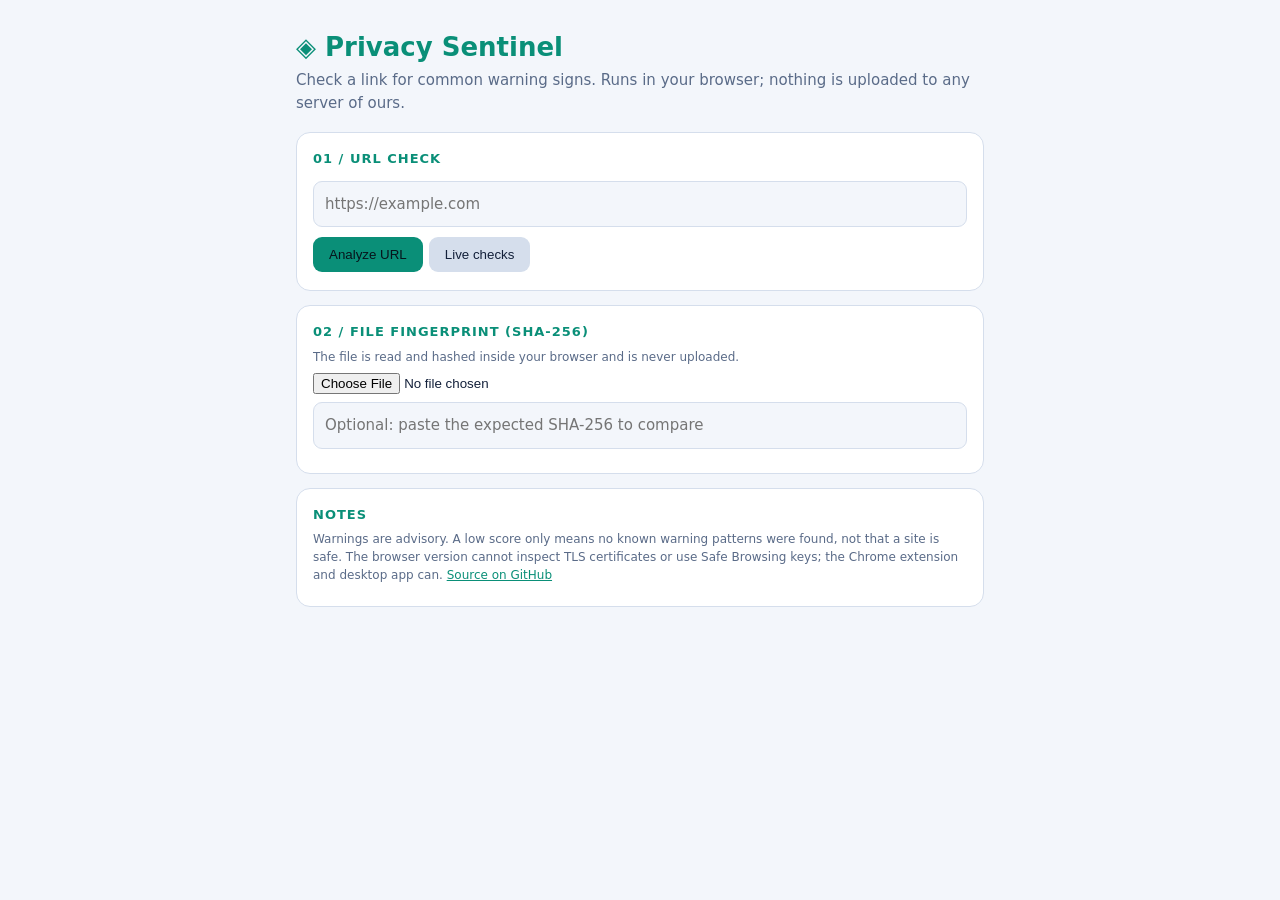
<file: docs/index.html>
<!doctype html>
<html lang="en">
<head>
<meta charset="utf-8">
<meta name="viewport" content="width=device-width,initial-scale=1">
<title>Privacy Sentinel</title>
<meta name="description" content="Check a link for common warning signs. Runs in your browser; nothing is uploaded.">
<style>
:root{--bg:#0b1120;--card:#141e30;--line:#293750;--text:#eef4ff;--muted:#9eafc9;--teal:#51e3c2;--red:#ff6577;--amber:#ffc66d;--field:#0b1120}
@media(prefers-color-scheme:light){:root{--bg:#f3f6fb;--card:#fff;--line:#d5deec;--text:#13203a;--muted:#5a6b88;--teal:#0a8f78;--red:#c62839;--amber:#a86a00;--field:#f3f6fb}}
*{box-sizing:border-box}body{margin:0;background:var(--bg);color:var(--text);font:15px/1.5 "Segoe UI",system-ui,sans-serif}
main{max-width:720px;margin:0 auto;padding:20px 16px 40px}h1{margin:8px 0 2px;font-size:26px;color:var(--teal)}
.sub{color:var(--muted);margin:0 0 18px}section{background:var(--card);border:1px solid var(--line);border-radius:14px;padding:16px;margin-bottom:14px}
h2{margin:0 0 4px;font-size:13px;letter-spacing:1px;color:var(--teal)}p.note{font-size:12px;color:var(--muted);margin:6px 0}
input[type=text]{width:100%;padding:11px;border-radius:9px;border:1px solid var(--line);background:var(--field);color:var(--text);font:inherit;margin:8px 0}
button{padding:10px 16px;border:0;border-radius:9px;background:var(--teal);color:#07141b;font:700 14px inherit;cursor:pointer;margin:2px 6px 2px 0}
button.alt{background:var(--line);color:var(--text)}button:disabled{opacity:.6}
.level{font-weight:800;font-size:18px}.HIGH,.bad{color:var(--red)}.REVIEW,.warn{color:var(--amber)}.LOW,.ok{color:var(--teal)}.INVALID{color:var(--muted)}
ul{margin:8px 0 0;padding-left:20px}li{margin:4px 0;overflow-wrap:anywhere}code{overflow-wrap:anywhere;font-size:13px}
.kv{display:flex;justify-content:space-between;gap:12px;font-size:14px;border-top:1px solid var(--line);padding:5px 0}.kv span:last-child{text-align:right;overflow-wrap:anywhere}
</style>
</head>
<body>
<main>
<h1>◈ Privacy Sentinel</h1>
<p class="sub">Check a link for common warning signs. Runs in your browser; nothing is uploaded to any server of ours.</p>

<section>
<h2>01 / URL CHECK</h2>
<input id="url" type="text" placeholder="https://example.com" autocomplete="off" spellcheck="false">
<button id="analyze">Analyze URL</button><button id="live" class="alt">Live checks</button>
<p class="note" id="livenote" hidden>Live checks send this site's <b>hostname only</b> (no path or query) to Cloudflare DNS (cloudflare-dns.com) and rdap.org. They never contact the site itself. Click again to confirm.</p>
<div id="result"></div><div id="liveresult"></div>
</section>

<section>
<h2>02 / FILE FINGERPRINT (SHA-256)</h2>
<p class="note">The file is read and hashed inside your browser and is never uploaded.</p>
<input id="file" type="file">
<input id="expected" type="text" placeholder="Optional: paste the expected SHA-256 to compare" autocomplete="off" spellcheck="false">
<div id="hash"></div>
</section>

<section><h2>NOTES</h2>
<p class="note">Warnings are advisory. A low score only means no known warning patterns were found, not that a site is safe. The browser version cannot inspect TLS certificates or use Safe Browsing keys; the Chrome extension and desktop app can.
<a style="color:var(--teal)" href="https://github.com/chinthand18-creator/PrivacySentinel">Source on GitHub</a></p></section>
</main>
<script src="engine.js"></script>
<script>
"use strict";
const $ = (id) => document.getElementById(id);
const el = (tag, cls, text) => { const n = document.createElement(tag); if (cls) n.className = cls; if (text !== undefined) n.textContent = text; return n; };
const kv = (k, v) => { const r = el("div", "kv"); r.append(el("span", null, k), el("span", null, v)); return r; };

function showAnalysis() {
  const r = SentinelEngine.analyzeUrl($("url").value), box = $("result");
  box.replaceChildren();
  const head = el("div", "level " + r.level, r.level === "INVALID" ? "INVALID" : `${r.level} — ${r.score}/100`);
  const list = el("ul"); r.findings.forEach((f) => list.append(el("li", null, f)));
  box.append(head, list);
  if (r.hostname) box.append(kv("Hostname", r.hostname), kv("Protocol", r.scheme.toUpperCase()));
  $("liveresult").replaceChildren(); resetLive();
  return r;
}

let armed = false;
function resetLive() { armed = false; $("livenote").hidden = true; $("live").textContent = "Live checks"; }

async function getJson(url, headers) {
  const ctl = new AbortController(), t = setTimeout(() => ctl.abort(), 8000);
  try {
    const res = await fetch(url, { headers, signal: ctl.signal });
    if (!res.ok) throw new Error("HTTP " + res.status);
    return await res.json();
  } finally { clearTimeout(t); }
}

async function dns(host) {
  const out = [];
  for (const [type, code] of [["A", 1], ["AAAA", 28]]) {
    const data = await getJson(`https://cloudflare-dns.com/dns-query?name=${encodeURIComponent(host)}&type=${type}`, { accept: "application/dns-json" });
    (data.Answer || []).filter((a) => a.type === code).forEach((a) => out.push(a.data));
  }
  return out;
}

async function rdap(host) {
  const labels = host.split(".");
  for (let i = 0; i <= labels.length - 2 && i < 3; i++) {       // try parent domains if a subdomain 404s
    try { return await getJson("https://rdap.org/domain/" + encodeURIComponent(labels.slice(i).join(".")), { accept: "application/rdap+json" }); }
    catch (e) { if (!/404/.test(e.message)) throw e; }
  }
  throw new Error("No registration record found");
}

async function runLive() {
  const r = SentinelEngine.analyzeUrl($("url").value), box = $("liveresult");
  box.replaceChildren();
  if (r.level === "INVALID") { box.append(el("p", "note", "Enter a valid URL first.")); return; }
  const host = r.hostname, isIp = /^[\d.]+$/.test(host) || host.startsWith("[");
  box.append(el("p", "note", "Running live checks…"));
  const signals = [], rows = [];
  try {
    const ips = await dns(host);
    ips.forEach((ip) => { const pub = SentinelEngine.isPublicIp(ip); rows.push(kv(pub ? "Public IP" : "Non-public IP", ip)); if (!pub) signals.push(["warn", "DNS returned a non-public address."]); });
    if (!ips.length) rows.push(kv("DNS", "No address records"));
  } catch (e) { rows.push(kv("DNS", "Unavailable (" + e.message + ")")); }
  if (!isIp) {
    try {
      const d = await rdap(host), ev = {};
      (d.events || []).forEach((e) => { ev[String(e.eventAction).toLowerCase()] = e.eventDate; });
      const reg = ev.registration ? new Date(ev.registration) : null;
      const age = reg && !isNaN(reg) ? Math.floor((Date.now() - reg) / 864e5) : null;
      if (reg) rows.push(kv("Registered", reg.toLocaleDateString()), kv("Domain age", age + " days"));
      if (ev.expiration) rows.push(kv("Expires", new Date(ev.expiration).toLocaleDateString()));
      if (age !== null && age < 30) signals.push(["warn", `The domain was registered only ${age} day(s) ago.`]);
      else if (age !== null && age < 180) signals.push(["", `The domain is fairly new (${age} days old).`]);
    } catch (e) { rows.push(kv("Registration", "Unavailable (" + e.message + ")")); }
  }
  if (!signals.length) signals.push(["ok", "No warning signs in these checks. This does not prove the site is safe."]);
  box.replaceChildren();
  const list = el("ul"); signals.forEach(([c, t]) => list.append(el("li", c, t)));
  box.append(el("h2", null, "LIVE DETAILS"), list, ...rows);
}

$("analyze").addEventListener("click", showAnalysis);
$("url").addEventListener("keydown", (e) => { if (e.key === "Enter") showAnalysis(); });
$("url").addEventListener("input", resetLive);
$("live").addEventListener("click", async () => {
  if (!armed) { armed = true; $("livenote").hidden = false; $("live").textContent = "Confirm and run"; return; }
  resetLive(); $("live").disabled = true;
  try { await runLive(); } finally { $("live").disabled = false; }
});

const MAX_BYTES = 500 * 1024 * 1024;
async function hashFile() {
  const box = $("hash"), file = $("file").files[0];
  box.replaceChildren();
  if (!file) return;
  if (file.size > MAX_BYTES) { box.append(el("p", "note warn", "This file is larger than 500 MB. Use the desktop app for big files.")); return; }
  box.append(el("p", "note", `Hashing ${file.name}…`));
  const digest = await crypto.subtle.digest("SHA-256", await file.arrayBuffer());
  const hex = [...new Uint8Array(digest)].map((b) => b.toString(16).padStart(2, "0")).join("");
  box.replaceChildren(el("div", null, file.name), el("code", null, hex));
  const want = $("expected").value.trim().toLowerCase();
  if (want) box.append(el("p", want === hex ? "ok" : "bad", want === hex ? "UNCHANGED: matches the expected hash." : "CHANGED: does not match the expected hash."));
}
$("file").addEventListener("change", hashFile);
$("expected").addEventListener("input", hashFile);
</script>
</body>
</html>
</file>
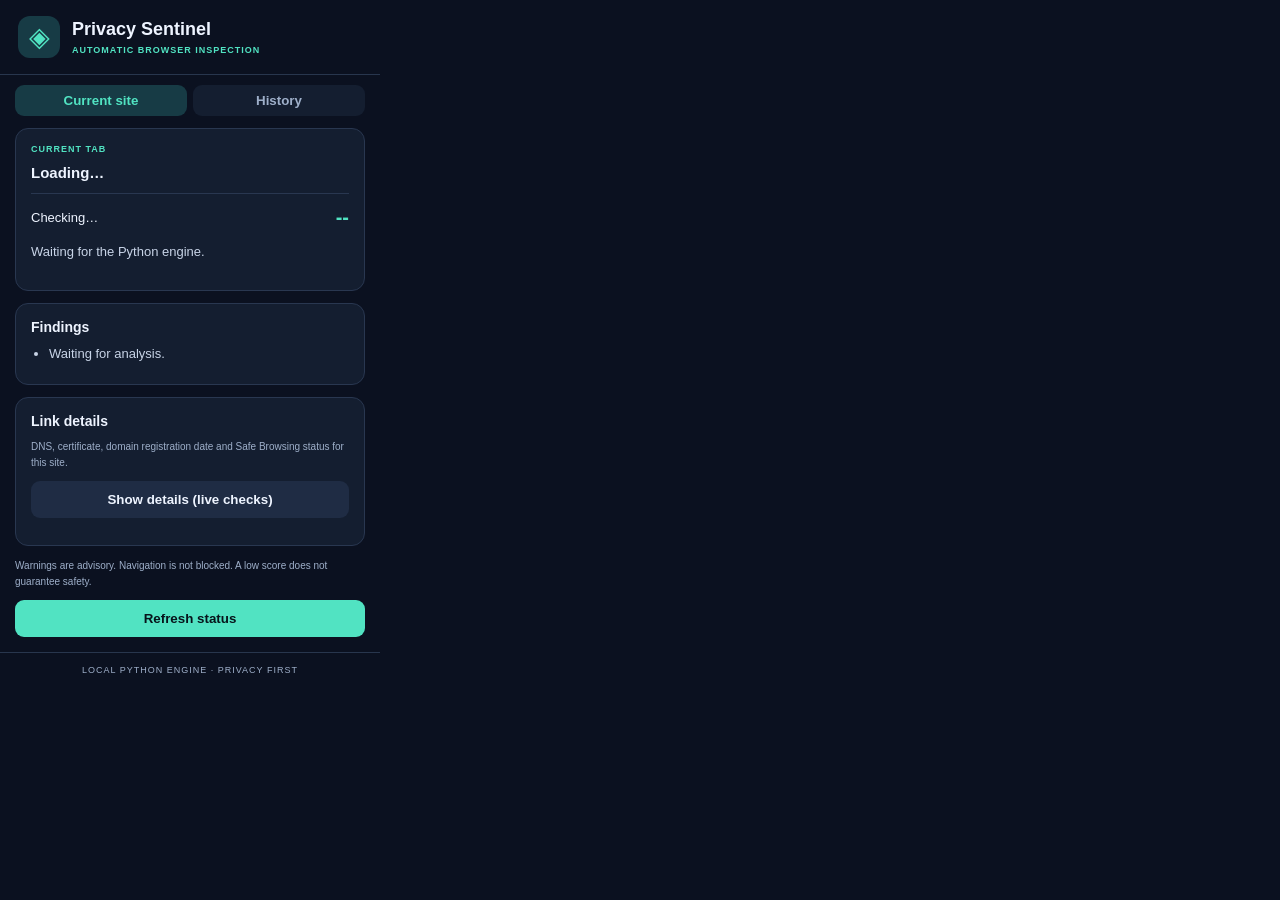
<file: extension/popup.html>
<!doctype html>
<html lang="en">
<head>
  <meta charset="utf-8">
  <meta name="viewport" content="width=device-width,initial-scale=1">
  <title>Privacy Sentinel</title>
  <link rel="stylesheet" href="popup.css">
  <script src="popup.js" defer></script>
</head>
<body>
  <header>
    <div class="logo">◈</div>
    <div>
      <h1>Privacy Sentinel</h1>
      <p>AUTOMATIC BROWSER INSPECTION</p>
    </div>
  </header>

  <nav class="tabs">
    <button class="tab active" data-tab="current">Current site</button>
    <button class="tab" data-tab="history">History</button>
  </nav>

  <main>
    <div id="view-current">
      <section class="panel">
        <span class="eyebrow">CURRENT TAB</span>
        <h2 id="hostname">Loading…</h2>
        <p id="url" class="url"></p>
        <div class="status">
          <span id="level">Checking…</span>
          <strong id="score">--</strong>
        </div>
        <p id="summary">Waiting for the Python engine.</p>
      </section>

      <section class="panel">
        <h3>Findings</h3>
        <ul id="findings"><li>Waiting for analysis.</li></ul>
      </section>

      <section class="panel">
        <h3>Link details</h3>
        <p class="note" id="details-hint">
          DNS, certificate, domain registration date and Safe Browsing status
          for this site.
        </p>
        <div id="confirm" hidden>
          <p class="note warn-text">
            This sends the site's hostname to your DNS resolver and rdap.org,
            and the address (without its query string) to Google Safe Browsing
            if you configured a key. It also connects directly to the site, so
            the site can see your IP address.
          </p>
          <div class="row">
            <button id="confirm-run">Run checks</button>
            <button id="confirm-cancel" class="secondary">Cancel</button>
          </div>
        </div>
        <button id="details-btn" class="secondary">Show details (live checks)</button>
        <div id="details-body"></div>
      </section>

      <p class="note">Warnings are advisory. Navigation is not blocked. A low score does not guarantee safety.</p>
      <button id="refresh">Refresh status</button>
    </div>

    <div id="view-history" hidden>
      <section class="panel">
        <input id="filter" type="search" placeholder="Filter by hostname" autocomplete="off">
        <p id="history-empty" class="note" hidden>No history yet.</p>
        <ul id="history-list" class="history"></ul>
      </section>
      <label class="check">
        <input type="checkbox" id="history-enabled">
        Record history (hostnames only, stored on this computer)
      </label>
      <button id="clear-history" class="danger">Clear history</button>
    </div>
  </main>

  <footer>LOCAL PYTHON ENGINE · PRIVACY FIRST</footer>
</body>
</html>
</file>
<file: extension/popup.css>
*{box-sizing:border-box}
body{margin:0;width:380px;background:#0b1120;color:#eef4ff;font:13px "Segoe UI",Arial,sans-serif}
header{display:flex;align-items:center;gap:12px;padding:16px 18px;border-bottom:1px solid #28364d}
.logo{display:grid;place-items:center;width:42px;height:42px;border-radius:12px;background:#173b45;color:#51e3c2;font-size:27px}
h1{font-size:18px;margin:0}
header p,.eyebrow{font-size:9px;letter-spacing:1px;color:#51e3c2;font-weight:700}
header p{margin:5px 0 0}
.tabs{display:flex;gap:6px;padding:10px 15px 0}
.tab{flex:1;padding:8px;border-radius:9px;background:#141e30;color:#9eafc9;font-weight:700}
.tab.active{background:#173b45;color:#51e3c2}
main{padding:12px 15px 15px}
.panel{background:#141e30;border:1px solid #293750;border-radius:13px;padding:15px;margin-bottom:12px}
.eyebrow{display:block}
.panel h2{font-size:15px;overflow-wrap:anywhere;margin:10px 0}
.url{font-size:10px;color:#9eafc9;overflow-wrap:anywhere;line-height:1.5}
.status{display:flex;justify-content:space-between;align-items:center;border-top:1px solid #293750;padding-top:12px;margin-top:12px}
.status strong{font-size:20px;color:#51e3c2}
.panel h3{margin:0 0 9px;font-size:14px}
ul{margin:0;padding-left:18px}
li{color:#c8d4e7;line-height:1.5;margin:6px 0;overflow-wrap:anywhere}
#summary{color:#c8d4e7;line-height:1.5}
.note{font-size:10px;line-height:1.6;color:#9eafc9}
.warn-text{color:#ffc66d}
button{width:100%;padding:11px;border:0;border-radius:9px;background:#51e3c2;color:#07141b;font-weight:800;cursor:pointer;font-family:inherit}
button:disabled{opacity:.6;cursor:default}
button.secondary{background:#1f2c44;color:#eef4ff}
button.danger{background:#3a1d28;color:#ff8a98;margin-top:10px}
.row{display:flex;gap:8px;margin-bottom:8px}
footer{text-align:center;border-top:1px solid #28364d;padding:12px;color:#9eafc9;font-size:9px;letter-spacing:1px}
.high{color:#ff6577!important}
.review{color:#ffc66d!important}
.low{color:#51e3c2!important}
.unavailable{color:#9eafc9!important}

/* link details */
#details-body{margin-top:12px}
.signals{list-style:none;padding:0;margin:0 0 10px}
.signals li{padding:7px 9px;border-radius:8px;margin:5px 0;background:#1a2538;border-left:3px solid #9eafc9}
.signals li.bad{border-color:#ff6577;color:#ffb3bc}
.signals li.warn{border-color:#ffc66d}
.signals li.ok{border-color:#51e3c2}
.detail{border-top:1px solid #293750;padding-top:9px;margin-top:9px}
.detail h4{margin:0 0 6px;font-size:10px;letter-spacing:1px;color:#51e3c2}
.kv{display:flex;justify-content:space-between;gap:12px;font-size:12px;line-height:1.7}
.kv .k{color:#9eafc9;flex:none}
.kv .v{color:#eef4ff;text-align:right;overflow-wrap:anywhere}

/* history */
input[type=search]{width:100%;padding:9px 11px;border-radius:9px;border:1px solid #293750;background:#0b1120;color:#eef4ff;margin-bottom:10px;font-family:inherit}
.history{list-style:none;padding:0;max-height:300px;overflow-y:auto}
.history li{display:flex;justify-content:space-between;align-items:center;gap:10px;margin:0;padding:8px 2px;border-bottom:1px solid #212e45}
.history .host{font-weight:600;overflow-wrap:anywhere}
.history .meta{font-size:10px;color:#9eafc9}
.history .badge{font-size:10px;font-weight:800;flex:none}
.check{display:flex;gap:8px;align-items:flex-start;font-size:11px;color:#c8d4e7;line-height:1.5}
</file>
